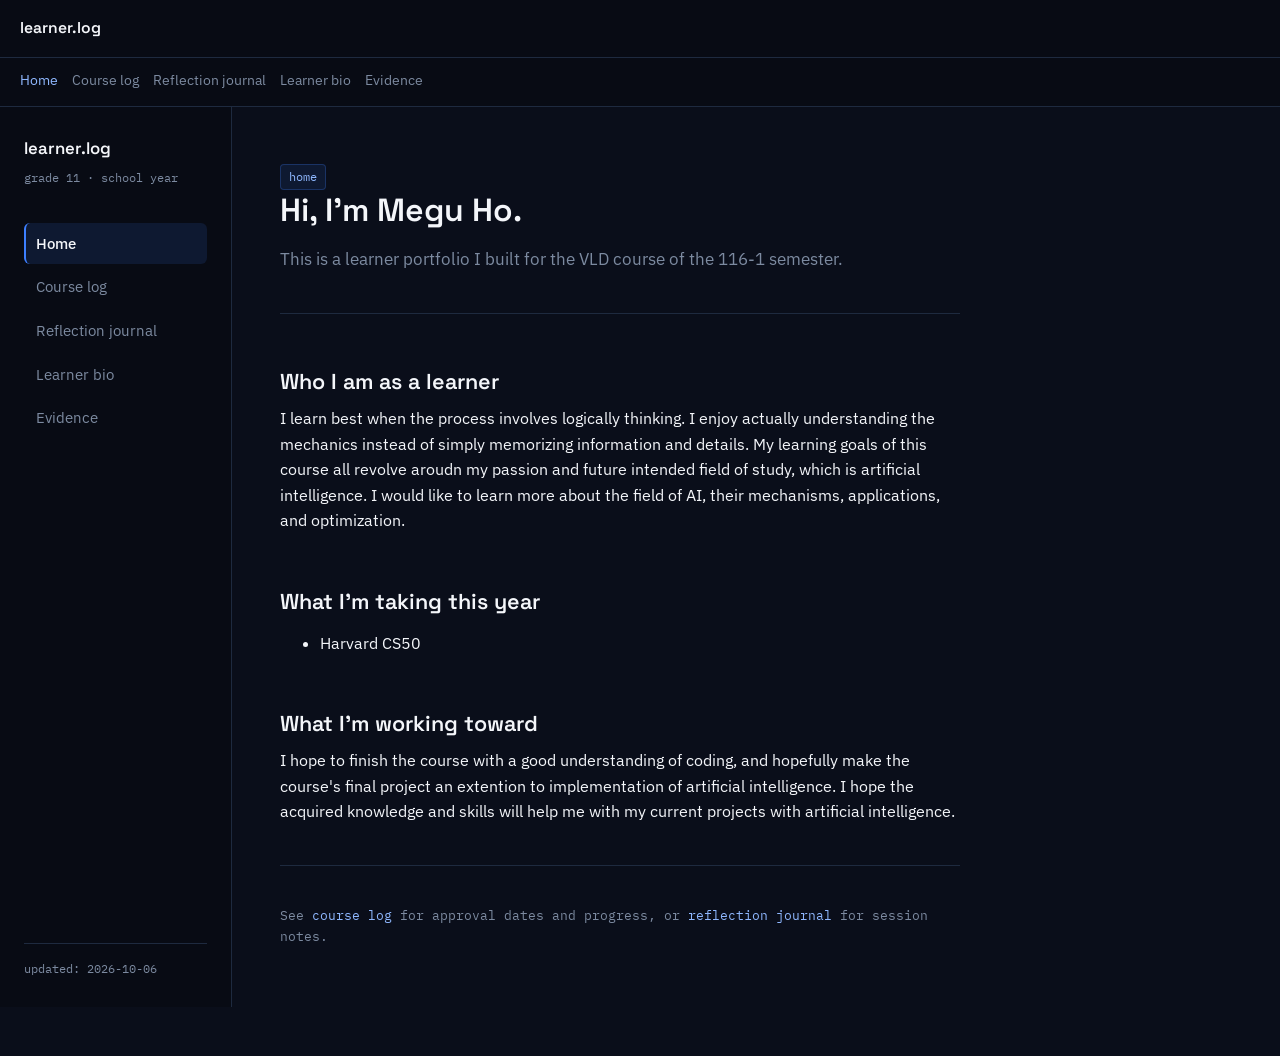
<file: index.html>
<!DOCTYPE html>
<html lang="en">
<head>
<meta charset="UTF-8">
<meta name="viewport" content="width=device-width, initial-scale=1.0">
<title>Home — Learner Portfolio</title>
<link rel="stylesheet" href="styles.css">
</head>
<body>

<div class="mobile-topbar">
  <span class="brand">learner.log</span>
</div>
<div class="mobile-nav">
  <a href="index.html" class="active">Home</a>
  <a href="course-log.html">Course log</a>
  <a href="reflection-journal.html">Reflection journal</a>
  <a href="learner-bio.html">Learner bio</a>
  <a href="evidence.html">Evidence</a>
</div>

<div class="shell">
  <aside class="sidebar">
    <div>
      <a href="index.html" class="brand">learner.log</a>
      <div class="brand-sub">grade 11 · school year</div>
      <nav class="nav">
        <a href="index.html" class="active">Home</a>
        <a href="course-log.html">Course log</a>
        <a href="reflection-journal.html">Reflection journal</a>
        <a href="learner-bio.html">Learner bio</a>
        <a href="evidence.html">Evidence</a>
      </nav>
    </div>
    <div class="sidebar-footer">updated: <!-- EDIT: today's date --> 2026-10-06</div>
  </aside>

  <main class="main">
    <div class="content">
      <span class="tag">home</span>
      <h1>Hi, I'm Megu Ho.</h1>
      <p class="lede">This is a learner portfolio I built for the VLD course of the 116-1 semester.</p>

      <hr class="rule">

      <h2>Who I am as a learner</h2>
      <!-- EDIT: replace this paragraph with 3–5 honest sentences about how you learn best,
           what you find hard, and what you're curious about. Keep it real, not a resume. -->
      <p>
        I learn best when the process involves logically thinking. I enjoy actually understanding the 
        mechanics instead of simply memorizing information and details. My learning goals of this course 
        all revolve aroudn my passion and future intended field of study, which is artificial intelligence.
        I would like to learn more about the field of AI, their mechanisms, applications, and optimization.
      </p>

      <h2>What I'm taking this year</h2>
      <!-- EDIT: list your actual courses. Keep to 4–7 items. -->
      <ul>
        <li>Harvard CS50</li>
      </ul>

      <h2>What I'm working toward</h2>
      <!-- EDIT: 2–3 concrete goals for the year, tied to your courses or interests. -->
      <p>
          I hope to finish the course with a good understanding of coding, and hopefully make the course's 
          final project an extention to implementation of artificial intelligence. I hope the acquired 
          knowledge and skills will help me with my current projects with artificial intelligence.
      </p>

      <hr class="rule">
      <p class="mono" style="color: var(--muted); font-size: 0.8rem;">
        See <a href="course-log.html">course log</a> for approval dates and progress,
        or <a href="reflection-journal.html">reflection journal</a> for session notes.
      </p>
    </div>
  </main>
</div>

</body>
</html>
</file>
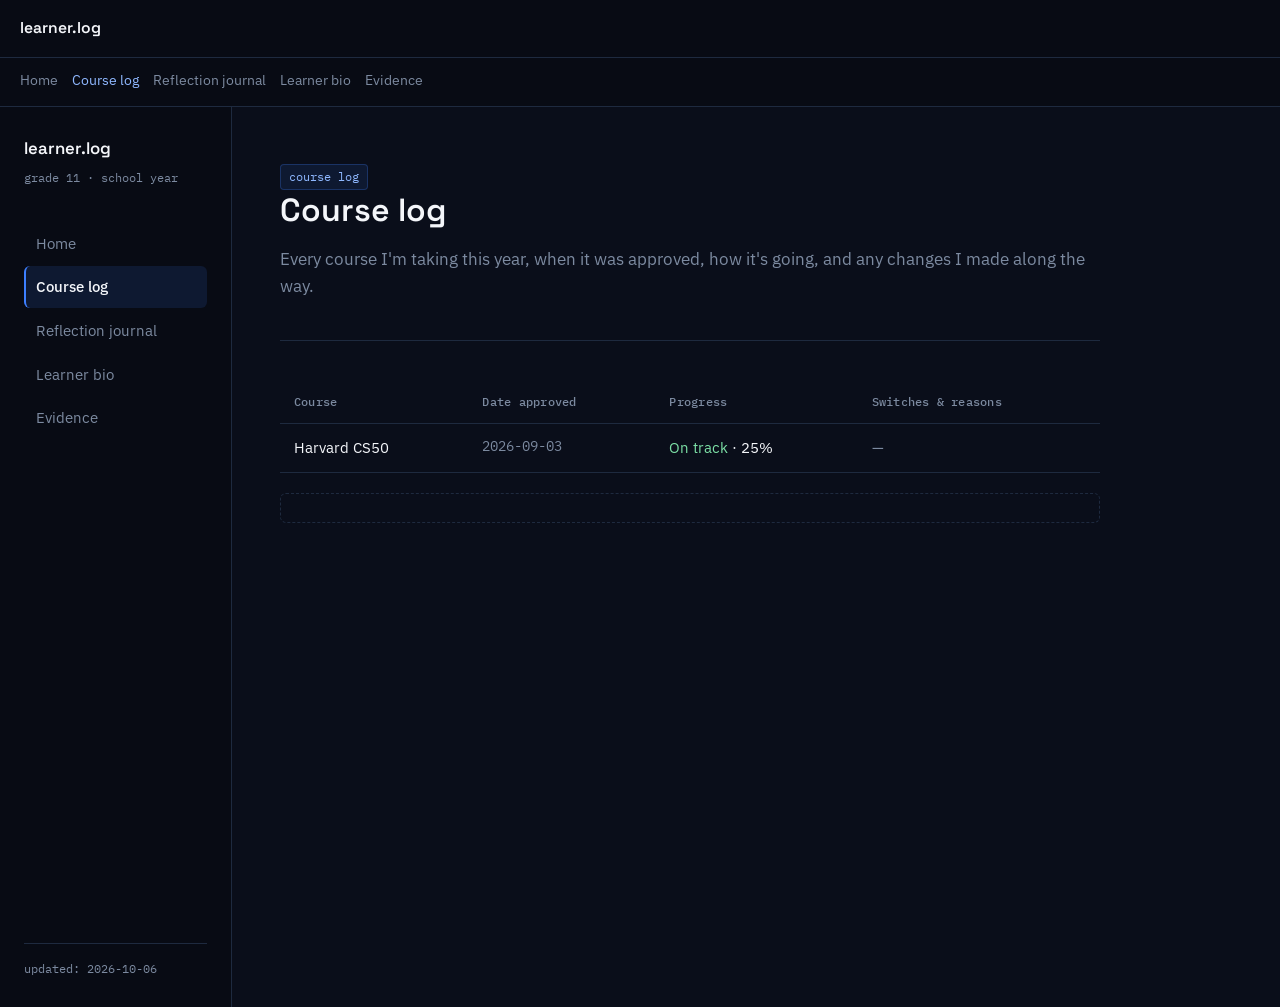
<file: course-log.html>
<!DOCTYPE html>
<html lang="en">
<head>
<meta charset="UTF-8">
<meta name="viewport" content="width=device-width, initial-scale=1.0">
<title>Course log — Learner Portfolio</title>
<link rel="stylesheet" href="styles.css">
</head>
<body>

<div class="mobile-topbar">
  <span class="brand">learner.log</span>
</div>
<div class="mobile-nav">
  <a href="index.html">Home</a>
  <a href="course-log.html" class="active">Course log</a>
  <a href="reflection-journal.html">Reflection journal</a>
  <a href="learner-bio.html">Learner bio</a>
  <a href="evidence.html">Evidence</a>
</div>

<div class="shell">
  <aside class="sidebar">
    <div>
      <a href="index.html" class="brand">learner.log</a>
      <div class="brand-sub">grade 11 · school year</div>
      <nav class="nav">
        <a href="index.html">Home</a>
        <a href="course-log.html" class="active">Course log</a>
        <a href="reflection-journal.html">Reflection journal</a>
        <a href="learner-bio.html">Learner bio</a>
        <a href="evidence.html">Evidence</a>
      </nav>
    </div>
    <div class="sidebar-footer">updated: 2026-10-06</div>
  </aside>

  <main class="main">
    <div class="content" style="max-width: 820px;">
      <span class="tag">course log</span>
      <h1>Course log</h1>
      <p class="lede">Every course I'm taking this year, when it was approved, how it's going, and any changes I made along the way.</p>

      <hr class="rule">

      <table>
        <thead>
          <tr>
            <th>Course</th>
            <th>Date approved</th>
            <th>Progress</th>
            <th>Switches &amp; reasons</th>
          </tr>
        </thead>
        <tbody>
          <!-- EDIT: replace each row with your real courses. Duplicate a <tr> block for more rows. -->
          <tr>
            <td>Harvard CS50</td>
            <td class="dim mono">2026-09-03</td>
            <td><span class="status-ontrack">On track</span> · 25%</td>
            <td class="dim">—</td>
          </tr>
          <!--<tr>
            <td>[Course name]</td>
            <td class="dim mono">2026-09-03</td>
            <td><span class="status-ontrack">On track</span> · 40%</td>
            <td class="dim">—</td>
          </tr>
          <tr>
            <td>[Course name — e.g. Visual Arts 10]</td>
            <td class="dim mono">2026-09-03</td>
            <td><span class="status-switched">Switched</span> · —</td>
            <td>
              Switched to [new course] on [date].<br>
              <span style="color: var(--muted); font-size: 0.85rem;">Reason: [e.g. schedule conflict with another required course].</span>
            </td>
          </tr>
          <tr>
            <td>[Course name]</td>
            <td class="dim mono">2026-09-10</td>
            <td><span class="status-paused">Paused</span> · 10%</td>
            <td class="dim">
              <span style="color: var(--muted); font-size: 0.85rem;">Reason: [e.g. waiting on materials / prerequisite catching up].</span>
            </td>
          </tr>
          -->
        </tbody>
      </table>

      <div class="placeholder-note" style="margin-top: 20px;">
      </div>
    </div>
  </main>
</div>

</body>
</html>
</file>
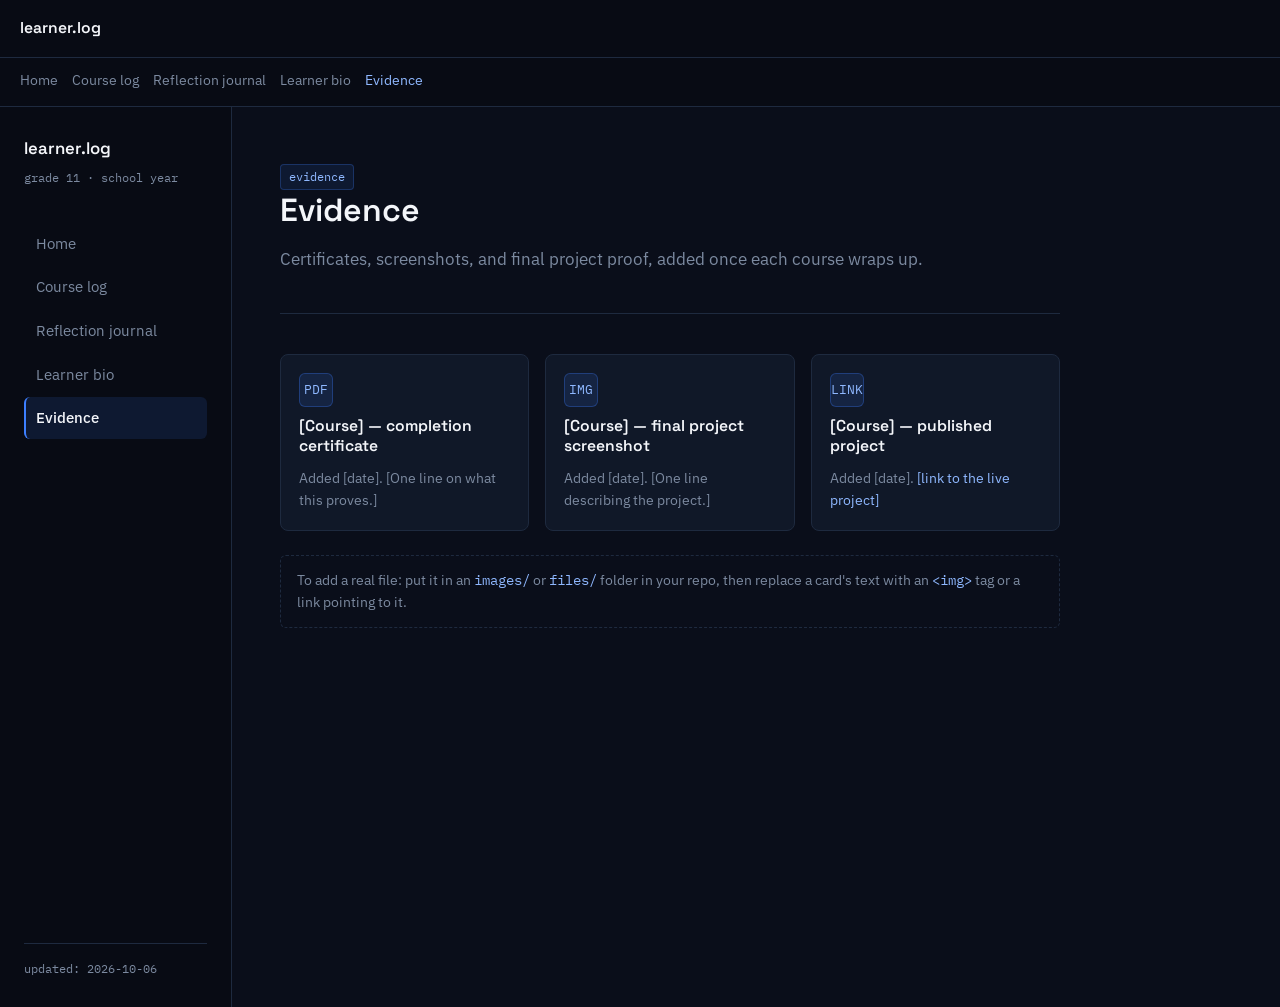
<file: evidence.html>
<!DOCTYPE html>
<html lang="en">
<head>
<meta charset="UTF-8">
<meta name="viewport" content="width=device-width, initial-scale=1.0">
<title>Evidence — Learner Portfolio</title>
<link rel="stylesheet" href="styles.css">
</head>
<body>

<div class="mobile-topbar">
  <span class="brand">learner.log</span>
</div>
<div class="mobile-nav">
  <a href="index.html">Home</a>
  <a href="course-log.html">Course log</a>
  <a href="reflection-journal.html">Reflection journal</a>
  <a href="learner-bio.html">Learner bio</a>
  <a href="evidence.html" class="active">Evidence</a>
</div>

<div class="shell">
  <aside class="sidebar">
    <div>
      <a href="index.html" class="brand">learner.log</a>
      <div class="brand-sub">grade 11 · school year</div>
      <nav class="nav">
        <a href="index.html">Home</a>
        <a href="course-log.html">Course log</a>
        <a href="reflection-journal.html">Reflection journal</a>
        <a href="learner-bio.html">Learner bio</a>
        <a href="evidence.html" class="active">Evidence</a>
      </nav>
    </div>
    <div class="sidebar-footer">updated: 2026-10-06</div>
  </aside>

  <main class="main">
    <div class="content" style="max-width: 780px;">
      <span class="tag">evidence</span>
      <h1>Evidence</h1>
      <p class="lede">Certificates, screenshots, and final project proof, added once each course wraps up.</p>

      <hr class="rule">

      <div class="evidence-grid">
        <!-- EDIT: duplicate an .evidence-card block per item. Replace the <img> src with your
             actual file once it's in the images/ folder (e.g. images/certificate-english10.png).
             Keep the icon label as PDF / IMG / LINK depending on the file type. -->

        <div class="evidence-card">
          <div class="evidence-icon">PDF</div>
          <h3>[Course] — completion certificate</h3>
          <p>Added [date]. [One line on what this proves.]</p>
        </div>

        <div class="evidence-card">
          <div class="evidence-icon">IMG</div>
          <h3>[Course] — final project screenshot</h3>
          <p>Added [date]. [One line describing the project.]</p>
        </div>

        <div class="evidence-card">
          <div class="evidence-icon">LINK</div>
          <h3>[Course] — published project</h3>
          <p>Added [date]. <a href="#">[link to the live project]</a></p>
        </div>

      </div>

      <div class="placeholder-note" style="margin-top: 24px;">
        To add a real file: put it in an <span class="mono">images/</span> or <span class="mono">files/</span> folder
        in your repo, then replace a card's text with an <span class="mono">&lt;img&gt;</span> tag or a link pointing to it.
      </div>
    </div>
  </main>
</div>

</body>
</html>
</file>
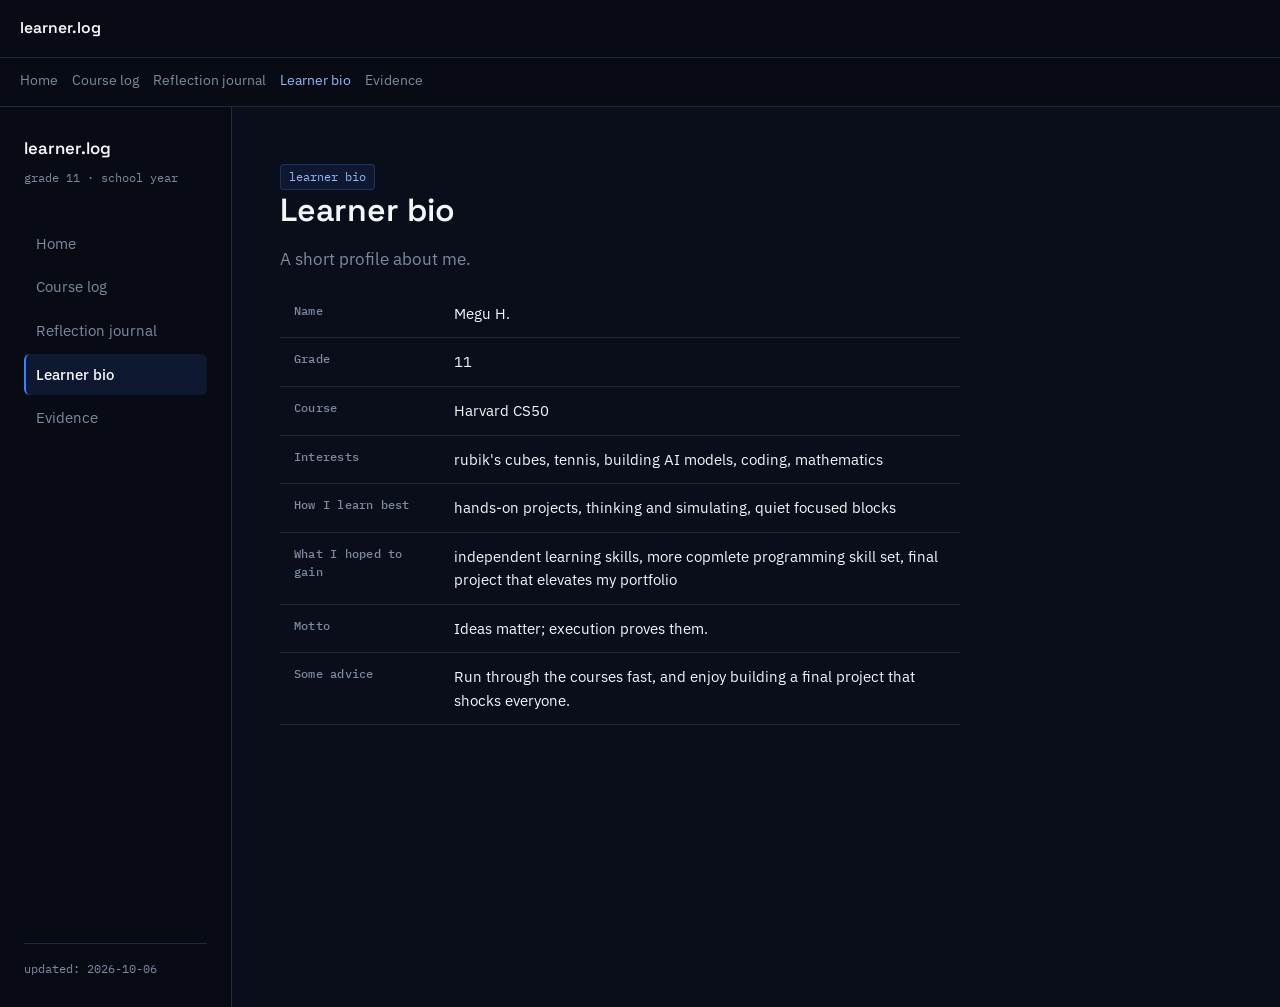
<file: learner-bio.html>
<!DOCTYPE html>
<html lang="en">
<head>
<meta charset="UTF-8">
<meta name="viewport" content="width=device-width, initial-scale=1.0">
<title>Learner bio — Learner Portfolio</title>
<link rel="stylesheet" href="styles.css">
</head>
<body>

<div class="mobile-topbar">
  <span class="brand">learner.log</span>
</div>
<div class="mobile-nav">
  <a href="index.html">Home</a>
  <a href="course-log.html">Course log</a>
  <a href="reflection-journal.html">Reflection journal</a>
  <a href="learner-bio.html" class="active">Learner bio</a>
  <a href="evidence.html">Evidence</a>
</div>

<div class="shell">
  <aside class="sidebar">
    <div>
      <a href="index.html" class="brand">learner.log</a>
      <div class="brand-sub">grade 11 · school year</div>
      <nav class="nav">
        <a href="index.html">Home</a>
        <a href="course-log.html">Course log</a>
        <a href="reflection-journal.html">Reflection journal</a>
        <a href="learner-bio.html" class="active">Learner bio</a>
        <a href="evidence.html">Evidence</a>
      </nav>
    </div>
    <div class="sidebar-footer">updated: 2026-10-06</div>
  </aside>

  <main class="main">
    <div class="content">
      <span class="tag">learner bio</span>
      <h1>Learner bio</h1>
      <p class="lede">A short profile about me.</p>
      <table>
        <tbody>
          <tr>
            <th style="width: 160px;">Name</th>
            <td>Megu H.</td>
          </tr>
          <tr>
            <th>Grade</th>
            <td>11</td>
          </tr>
           <tr>
            <th>Course</th>
            <td>Harvard CS50</td>
          </tr>
          <tr>
            <th>Interests</th>
            <td>rubik's cubes, tennis, building AI models, coding, mathematics</td>
          </tr>
          <tr>
            <th>How I learn best</th>
            <td>hands-on projects, thinking and simulating, quiet focused blocks</td>
          </tr>
          <tr>
            <th>What I hoped to gain</th>
            <td>independent learning skills, more copmlete programming skill set, final project that elevates my portfolio</td>
          </tr>
          <tr>
            <th>Motto</th>
            <td>Ideas matter; execution proves them.</td>
          </tr>
          <tr>
            <th>Some advice</th>
            <td>Run through the courses fast, and enjoy building a final project that shocks everyone.</td>
          </tr>
        </tbody>
      </table>

    </div>
  </main>
</div>

</body>
</html>
</file>
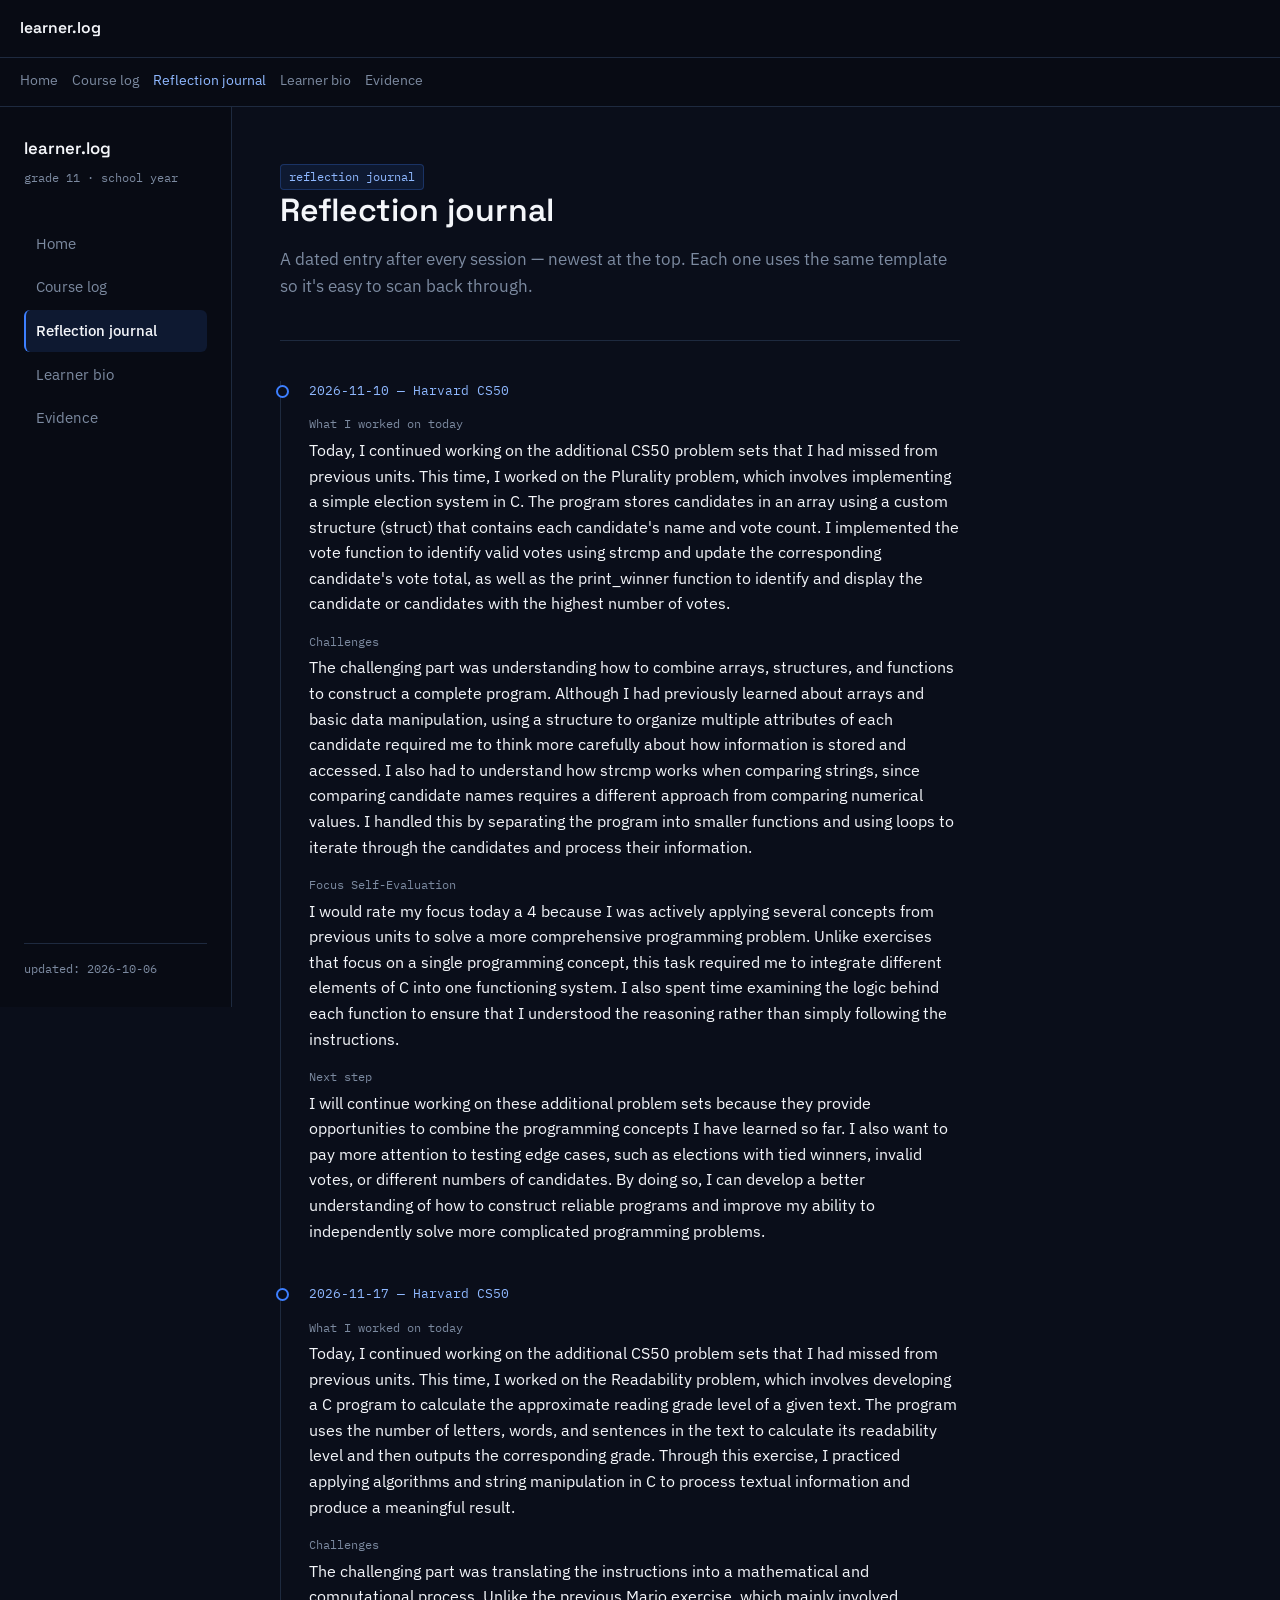
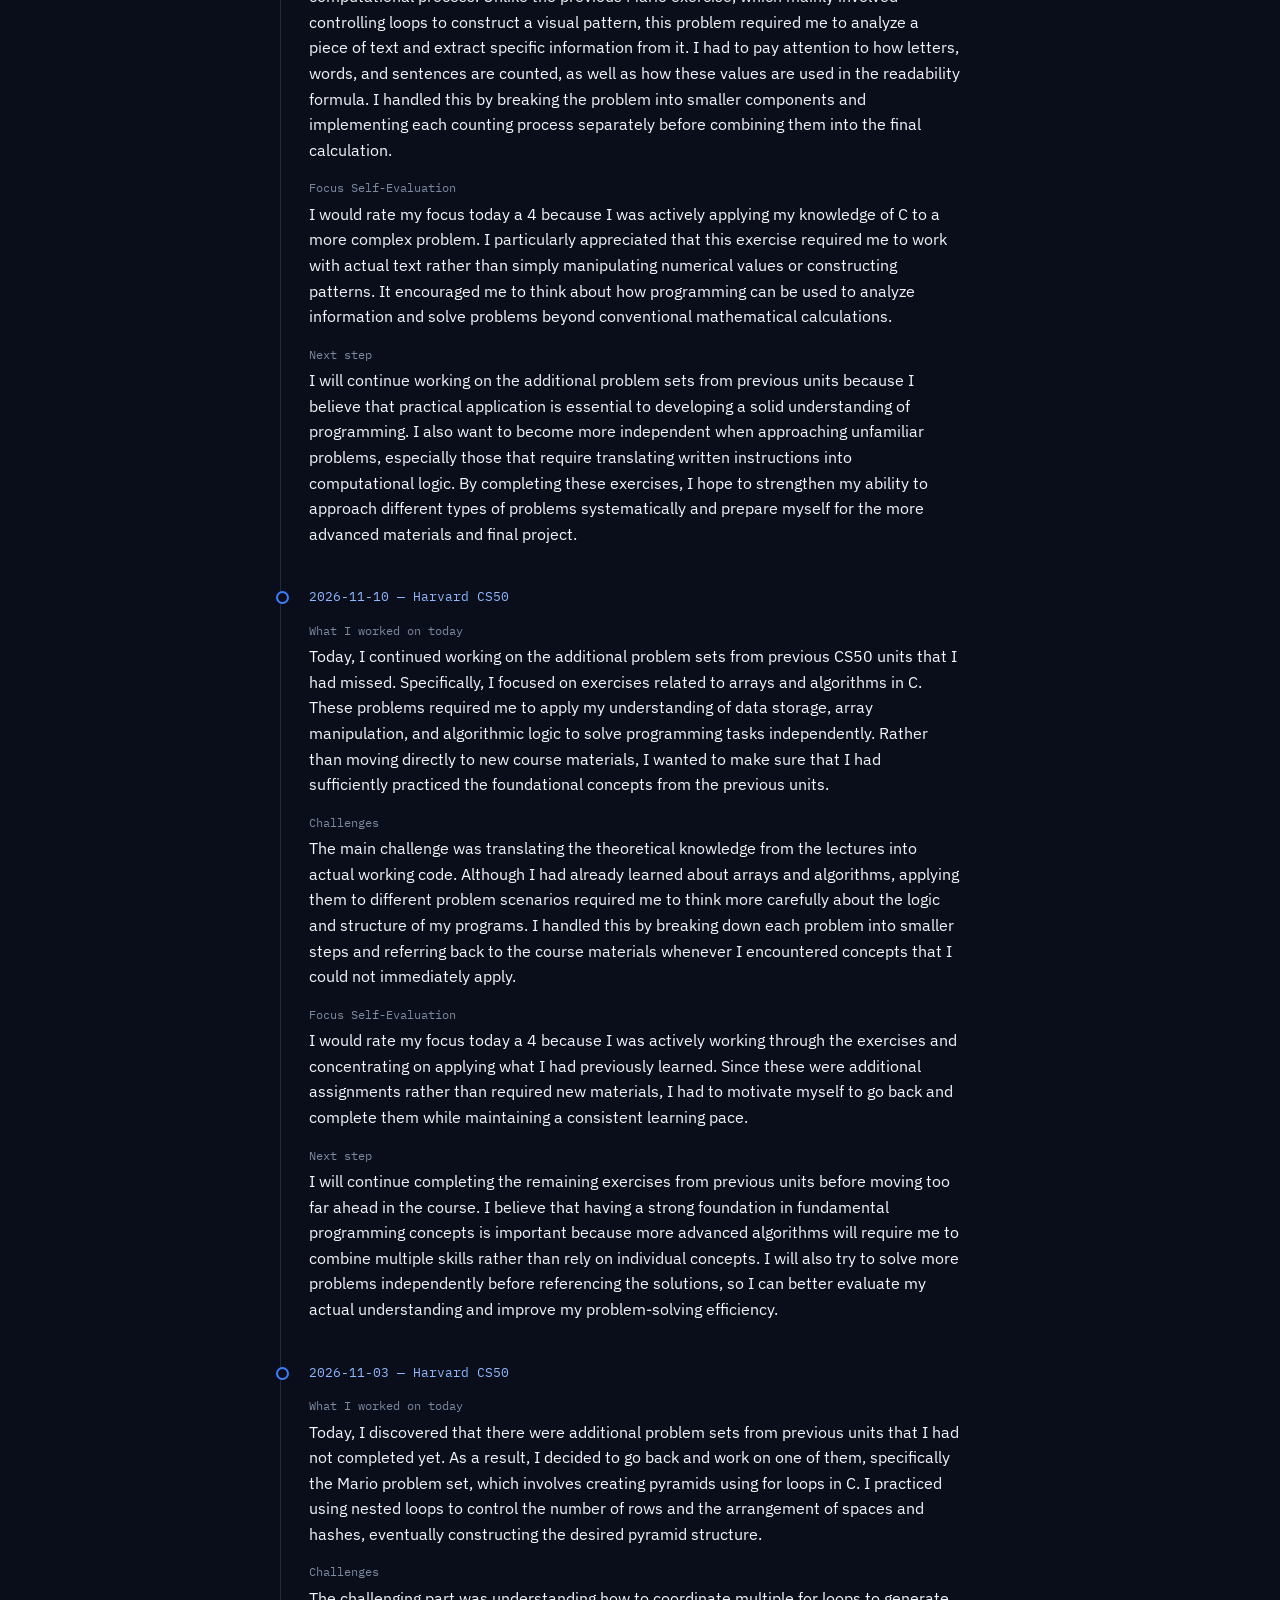
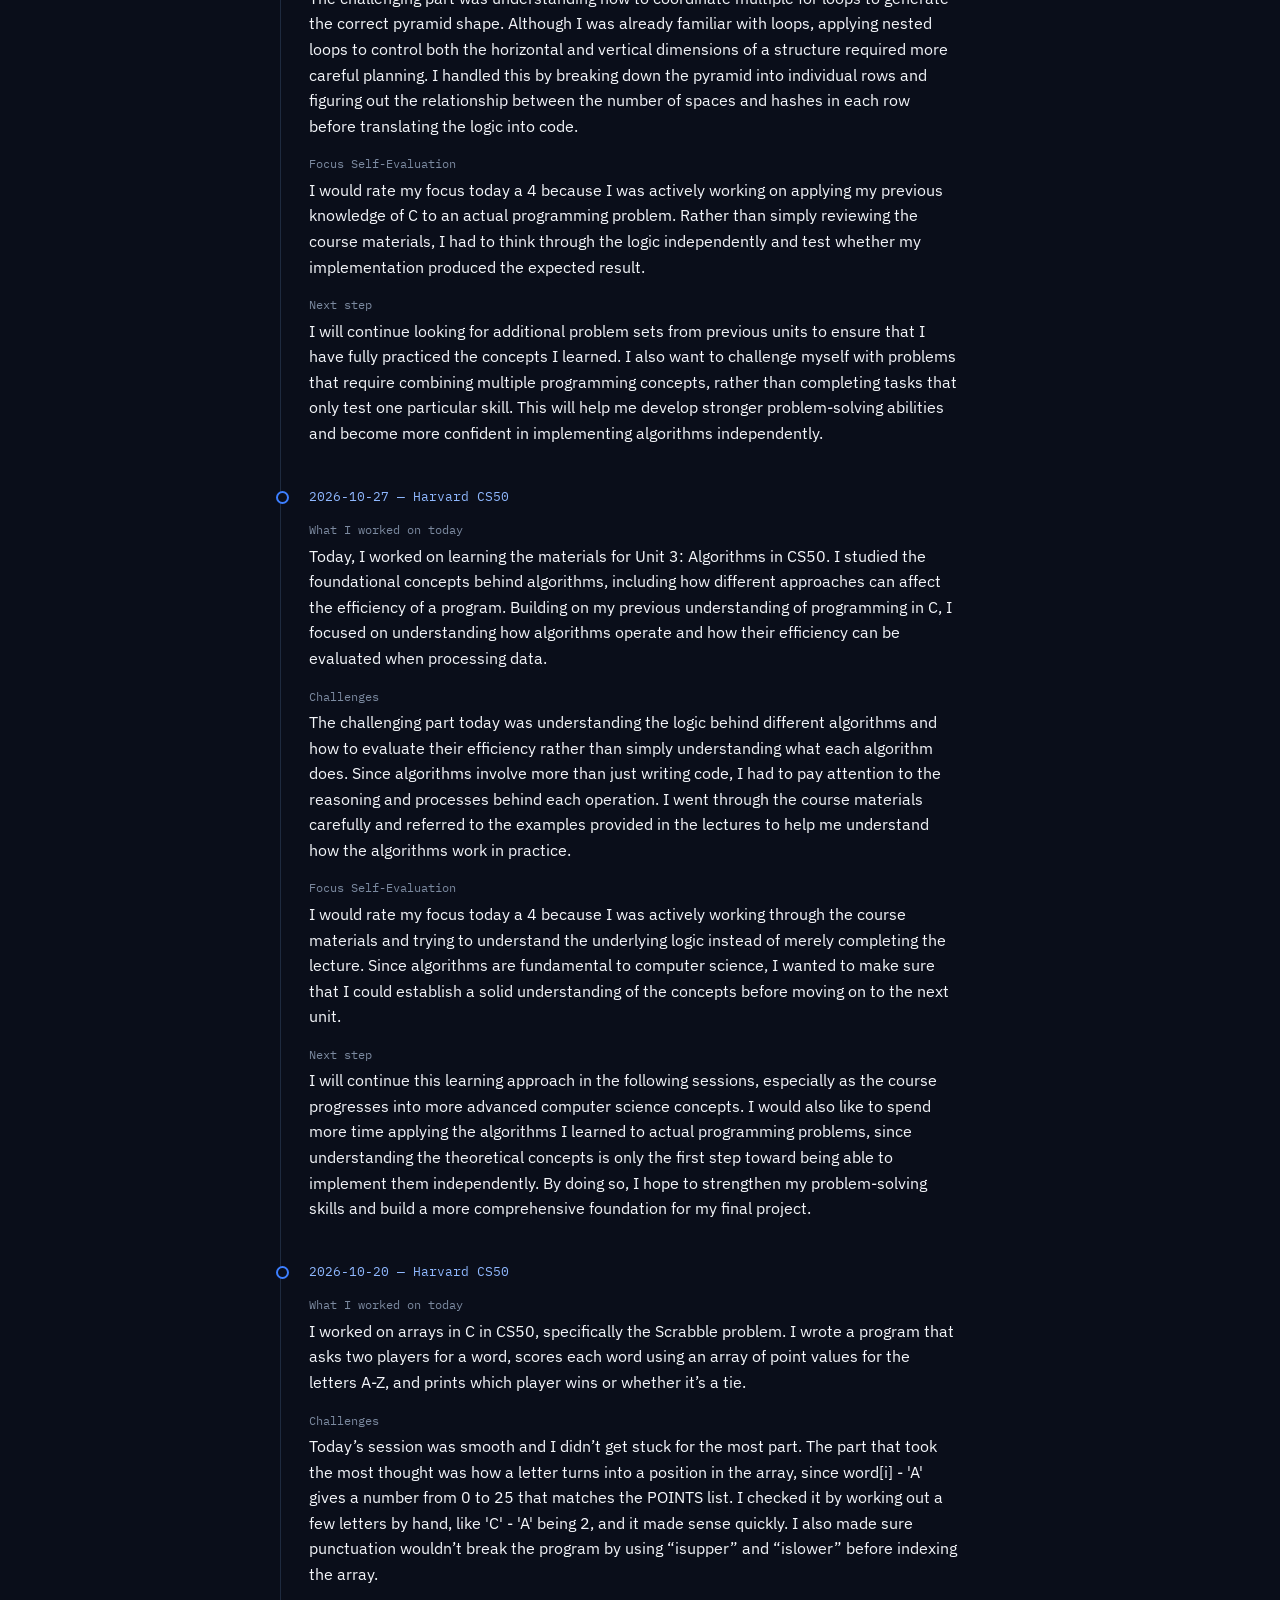
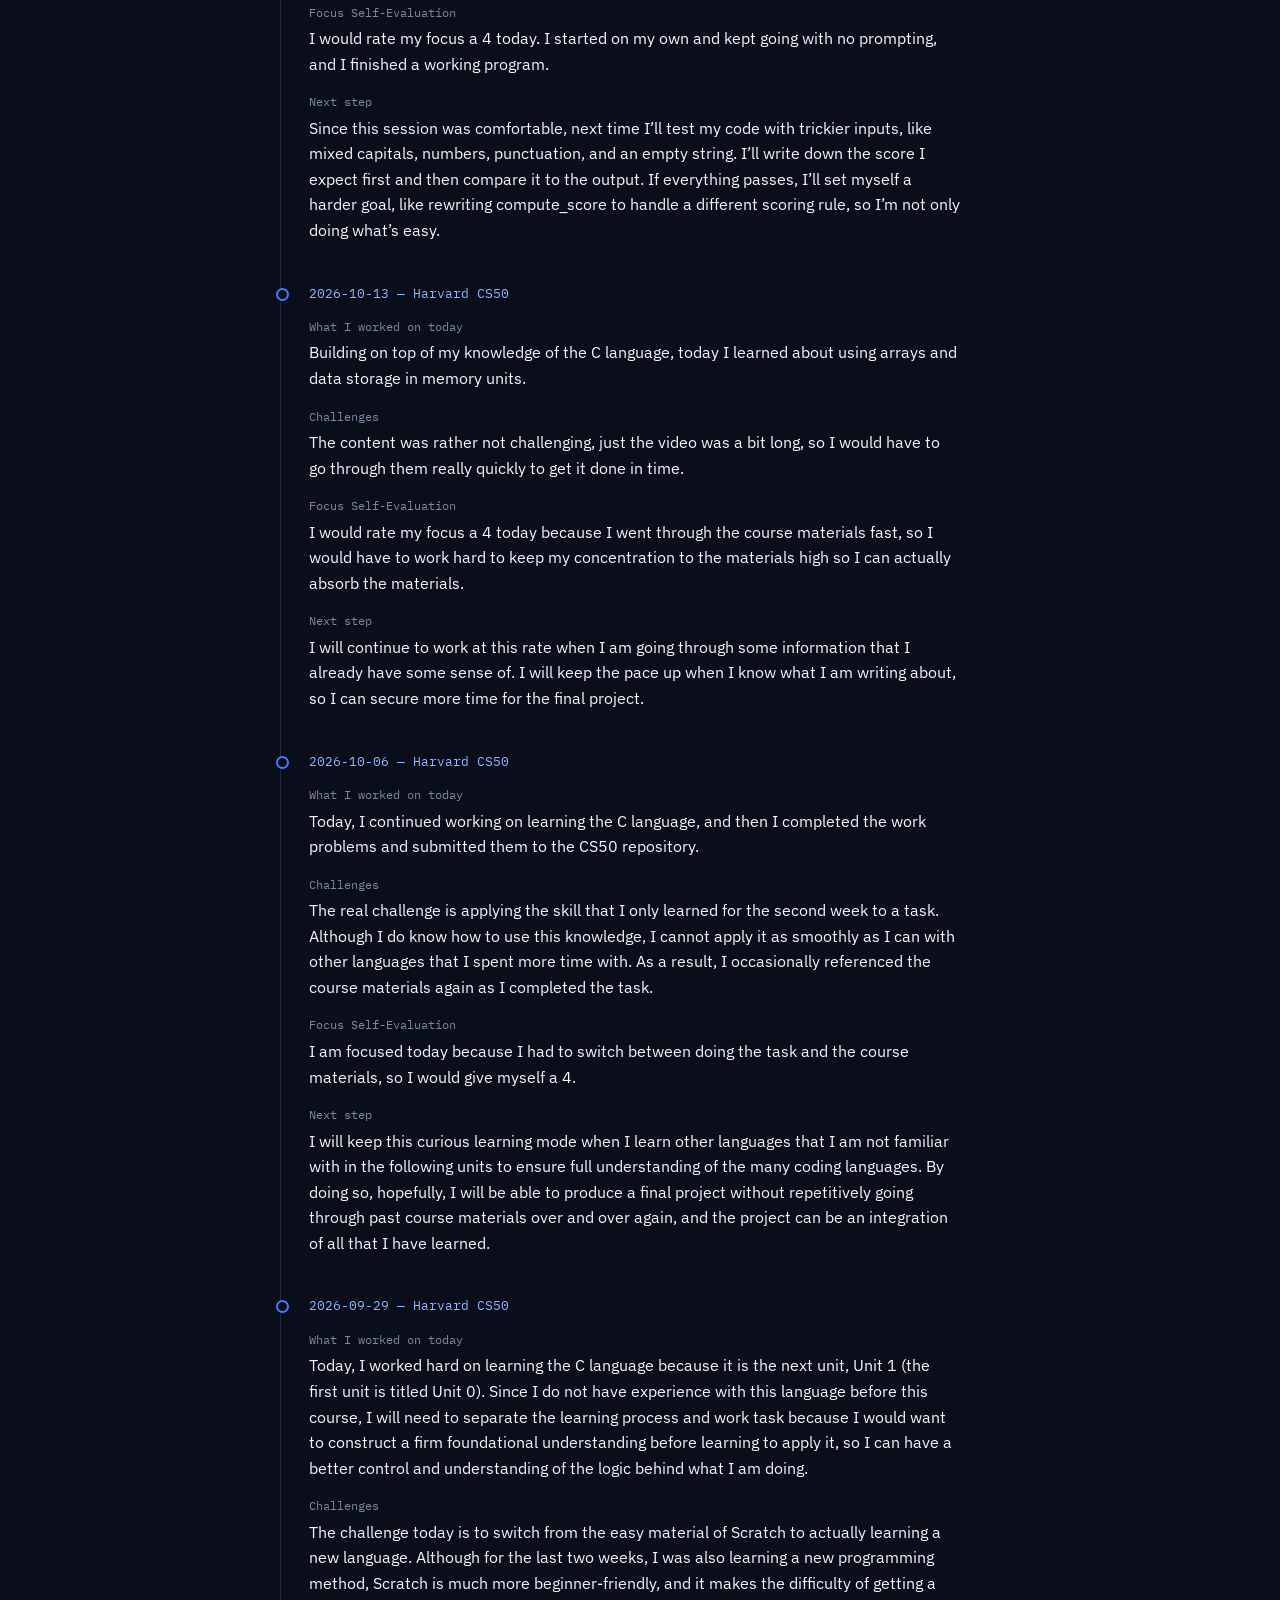
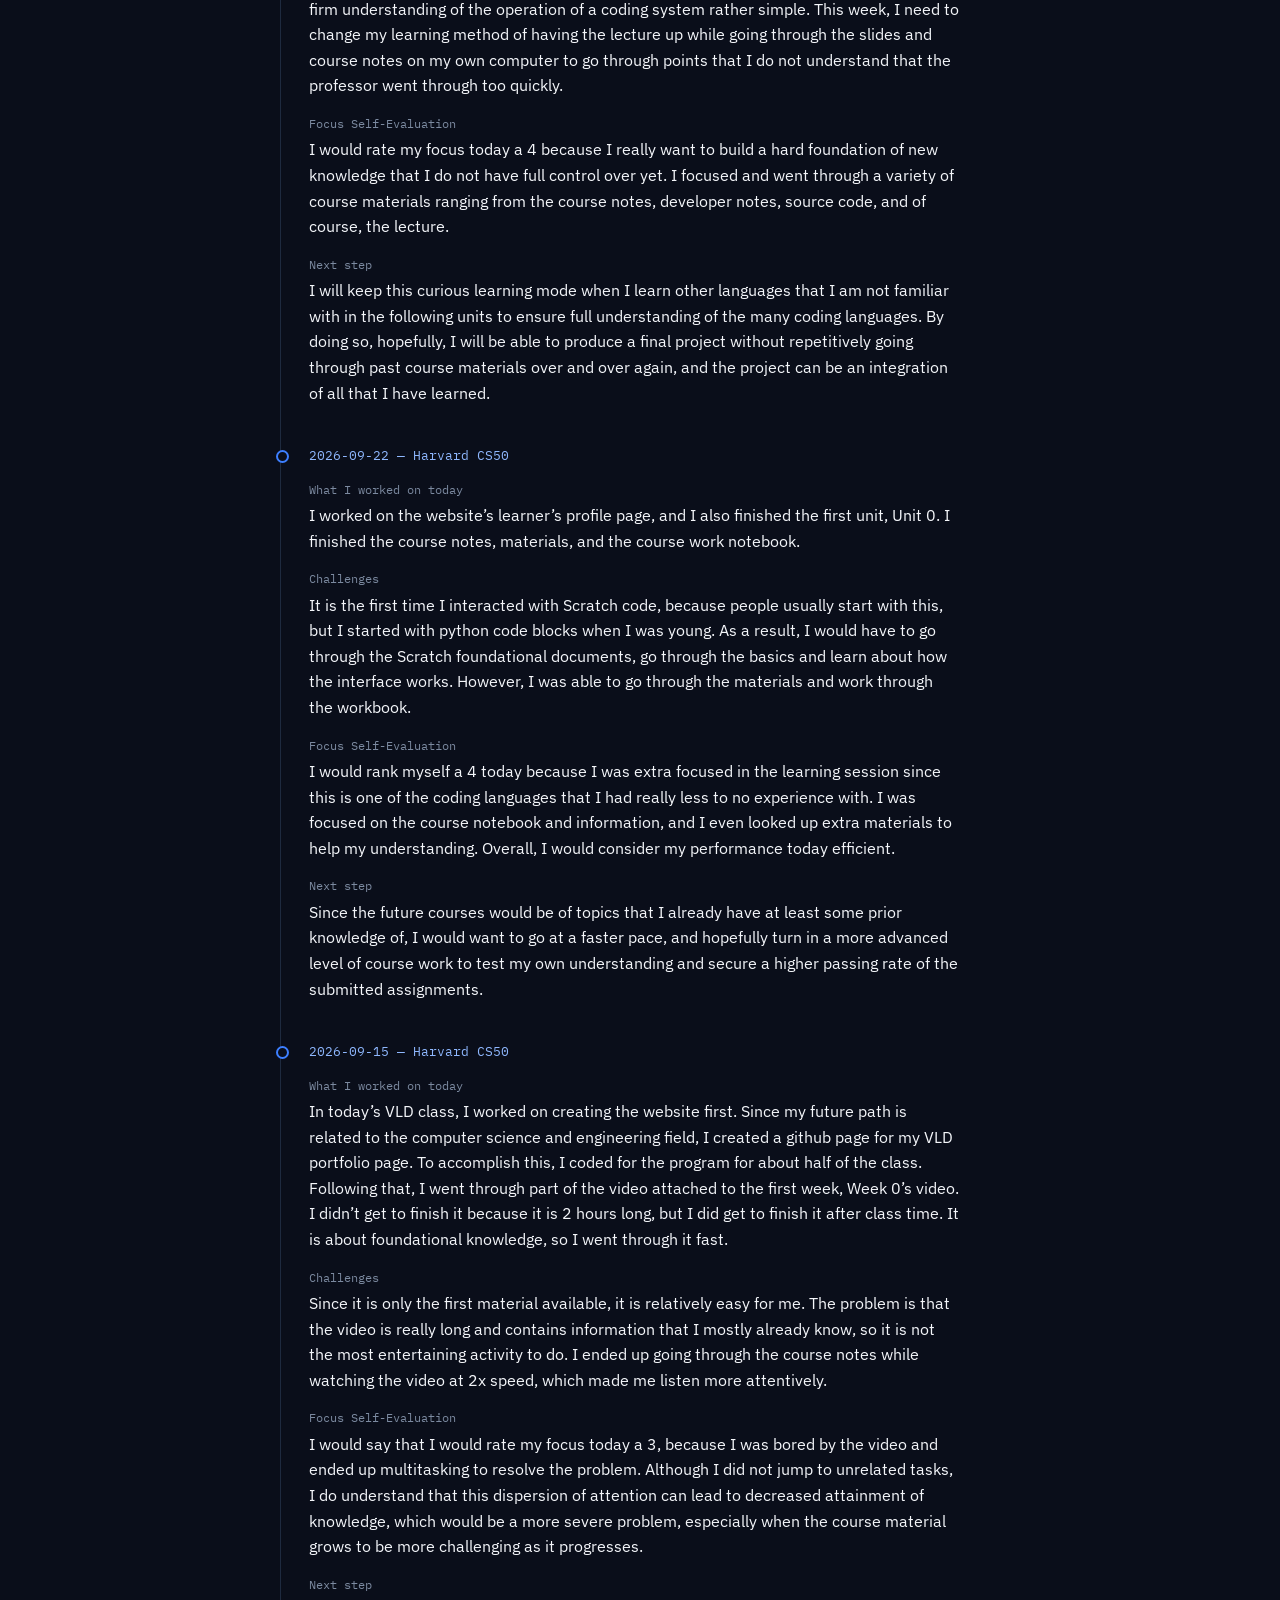
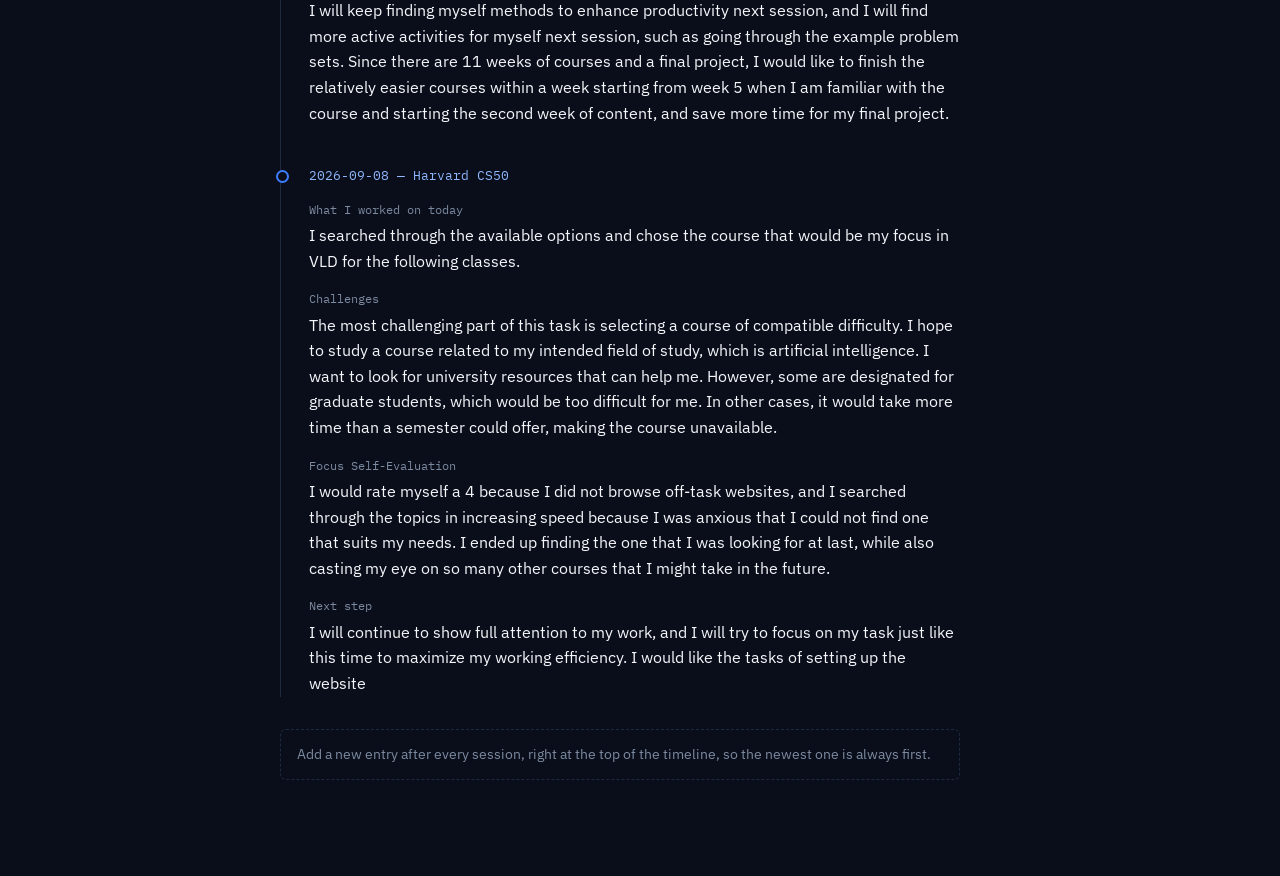
<file: reflection-journal.html>
<!DOCTYPE html>
<html lang="en">
<head>
<meta charset="UTF-8">
<meta name="viewport" content="width=device-width, initial-scale=1.0">
<title>Reflection journal — Learner Portfolio</title>
<link rel="stylesheet" href="styles.css">
</head>
<body>

<div class="mobile-topbar">
  <span class="brand">learner.log</span>
</div>
<div class="mobile-nav">
  <a href="index.html">Home</a>
  <a href="course-log.html">Course log</a>
  <a href="reflection-journal.html" class="active">Reflection journal</a>
  <a href="learner-bio.html">Learner bio</a>
  <a href="evidence.html">Evidence</a>
</div>

<div class="shell">
  <aside class="sidebar">
    <div>
      <a href="index.html" class="brand">learner.log</a>
      <div class="brand-sub">grade 11 · school year</div>
      <nav class="nav">
        <a href="index.html">Home</a>
        <a href="course-log.html">Course log</a>
        <a href="reflection-journal.html" class="active">Reflection journal</a>
        <a href="learner-bio.html">Learner bio</a>
        <a href="evidence.html">Evidence</a>
      </nav>
    </div>
    <div class="sidebar-footer">updated: 2026-10-06</div>
  </aside>

  <main class="main">
    <div class="content">
      <span class="tag">reflection journal</span>
      <h1>Reflection journal</h1>
      <p class="lede">A dated entry after every session — newest at the top. Each one uses the same template so it's easy to scan back through.</p>

      <hr class="rule">

      <div class="timeline">
 <!--       
        <div class="timeline-item">
          <span class="entry-date">2026-11-10 — Harvard CS50</span>
          <p class="field-label">What I worked on today</p>
          <p></p>
          <p class="field-label">Challenges</p>
          <p></p>
          <p class="field-label">Focus Self-Evaluation</p>
          <p></p>
          <p class="field-label">Next step</p>
          <p></p>
        </div>
-->        
        <div class="timeline-item">
          <span class="entry-date">2026-11-10 — Harvard CS50</span>
          <p class="field-label">What I worked on today</p>
          <p>Today, I continued working on the additional CS50 problem sets that I had missed from previous units. This time, I worked on the Plurality problem, which involves implementing a simple election system in C. The program stores candidates in an array using a custom structure (struct) that contains each candidate's name and vote count. I implemented the vote function to identify valid votes using strcmp and update the corresponding candidate's vote total, as well as the print_winner function to identify and display the candidate or candidates with the highest number of votes.
</p>
          <p class="field-label">Challenges</p>
          <p>The challenging part was understanding how to combine arrays, structures, and functions to construct a complete program. Although I had previously learned about arrays and basic data manipulation, using a structure to organize multiple attributes of each candidate required me to think more carefully about how information is stored and accessed. I also had to understand how strcmp works when comparing strings, since comparing candidate names requires a different approach from comparing numerical values. I handled this by separating the program into smaller functions and using loops to iterate through the candidates and process their information.
</p>
          <p class="field-label">Focus Self-Evaluation</p>
          <p>I would rate my focus today a 4 because I was actively applying several concepts from previous units to solve a more comprehensive programming problem. Unlike exercises that focus on a single programming concept, this task required me to integrate different elements of C into one functioning system. I also spent time examining the logic behind each function to ensure that I understood the reasoning rather than simply following the instructions.
</p>
          <p class="field-label">Next step</p>
          <p>I will continue working on these additional problem sets because they provide opportunities to combine the programming concepts I have learned so far. I also want to pay more attention to testing edge cases, such as elections with tied winners, invalid votes, or different numbers of candidates. By doing so, I can develop a better understanding of how to construct reliable programs and improve my ability to independently solve more complicated programming problems.
</p>
        </div>
        
        <div class="timeline-item">
          <span class="entry-date">2026-11-17 — Harvard CS50</span>
          <p class="field-label">What I worked on today</p>
          <p>Today, I continued working on the additional CS50 problem sets that I had missed from previous units. This time, I worked on the Readability problem, which involves developing a C program to calculate the approximate reading grade level of a given text. The program uses the number of letters, words, and sentences in the text to calculate its readability level and then outputs the corresponding grade. Through this exercise, I practiced applying algorithms and string manipulation in C to process textual information and produce a meaningful result.
</p>
          <p class="field-label">Challenges</p>
          <p>The challenging part was translating the instructions into a mathematical and computational process. Unlike the previous Mario exercise, which mainly involved controlling loops to construct a visual pattern, this problem required me to analyze a piece of text and extract specific information from it. I had to pay attention to how letters, words, and sentences are counted, as well as how these values are used in the readability formula. I handled this by breaking the problem into smaller components and implementing each counting process separately before combining them into the final calculation.
</p>
          <p class="field-label">Focus Self-Evaluation</p>
          <p>I would rate my focus today a 4 because I was actively applying my knowledge of C to a more complex problem. I particularly appreciated that this exercise required me to work with actual text rather than simply manipulating numerical values or constructing patterns. It encouraged me to think about how programming can be used to analyze information and solve problems beyond conventional mathematical calculations.
</p>
          <p class="field-label">Next step</p>
          <p>I will continue working on the additional problem sets from previous units because I believe that practical application is essential to developing a solid understanding of programming. I also want to become more independent when approaching unfamiliar problems, especially those that require translating written instructions into computational logic. By completing these exercises, I hope to strengthen my ability to approach different types of problems systematically and prepare myself for the more advanced materials and final project.
</p>
        </div>
        
        <div class="timeline-item">
          <span class="entry-date">2026-11-10 — Harvard CS50</span>
          <p class="field-label">What I worked on today</p>
          <p>Today, I continued working on the additional problem sets from previous CS50 units that I had missed. Specifically, I focused on exercises related to arrays and algorithms in C. These problems required me to apply my understanding of data storage, array manipulation, and algorithmic logic to solve programming tasks independently. Rather than moving directly to new course materials, I wanted to make sure that I had sufficiently practiced the foundational concepts from the previous units.
</p>
          <p class="field-label">Challenges</p>
          <p>The main challenge was translating the theoretical knowledge from the lectures into actual working code. Although I had already learned about arrays and algorithms, applying them to different problem scenarios required me to think more carefully about the logic and structure of my programs. I handled this by breaking down each problem into smaller steps and referring back to the course materials whenever I encountered concepts that I could not immediately apply.
</p>
          <p class="field-label">Focus Self-Evaluation</p>
          <p>I would rate my focus today a 4 because I was actively working through the exercises and concentrating on applying what I had previously learned. Since these were additional assignments rather than required new materials, I had to motivate myself to go back and complete them while maintaining a consistent learning pace.
</p>
          <p class="field-label">Next step</p>
          <p>I will continue completing the remaining exercises from previous units before moving too far ahead in the course. I believe that having a strong foundation in fundamental programming concepts is important because more advanced algorithms will require me to combine multiple skills rather than rely on individual concepts. I will also try to solve more problems independently before referencing the solutions, so I can better evaluate my actual understanding and improve my problem-solving efficiency.
</p>
        </div>
        
        <div class="timeline-item">
          <span class="entry-date">2026-11-03 — Harvard CS50</span>
          <p class="field-label">What I worked on today</p>
          <p>Today, I discovered that there were additional problem sets from previous units that I had not completed yet. As a result, I decided to go back and work on one of them, specifically the Mario problem set, which involves creating pyramids using for loops in C. I practiced using nested loops to control the number of rows and the arrangement of spaces and hashes, eventually constructing the desired pyramid structure.
</p>
          <p class="field-label">Challenges</p>
          <p>The challenging part was understanding how to coordinate multiple for loops to generate the correct pyramid shape. Although I was already familiar with loops, applying nested loops to control both the horizontal and vertical dimensions of a structure required more careful planning. I handled this by breaking down the pyramid into individual rows and figuring out the relationship between the number of spaces and hashes in each row before translating the logic into code.
</p>
          <p class="field-label">Focus Self-Evaluation</p>
          <p>I would rate my focus today a 4 because I was actively working on applying my previous knowledge of C to an actual programming problem. Rather than simply reviewing the course materials, I had to think through the logic independently and test whether my implementation produced the expected result.
</p>
          <p class="field-label">Next step</p>
          <p>I will continue looking for additional problem sets from previous units to ensure that I have fully practiced the concepts I learned. I also want to challenge myself with problems that require combining multiple programming concepts, rather than completing tasks that only test one particular skill. This will help me develop stronger problem-solving abilities and become more confident in implementing algorithms independently.
</p>
        </div>
        
        <div class="timeline-item">
          <span class="entry-date">2026-10-27 — Harvard CS50</span>
          <p class="field-label">What I worked on today</p>
          <p>Today, I worked on learning the materials for Unit 3: Algorithms in CS50. I studied the foundational concepts behind algorithms, including how different approaches can affect the efficiency of a program. Building on my previous understanding of programming in C, I focused on understanding how algorithms operate and how their efficiency can be evaluated when processing data.
</p>
          <p class="field-label">Challenges</p>
          <p>The challenging part today was understanding the logic behind different algorithms and how to evaluate their efficiency rather than simply understanding what each algorithm does. Since algorithms involve more than just writing code, I had to pay attention to the reasoning and processes behind each operation. I went through the course materials carefully and referred to the examples provided in the lectures to help me understand how the algorithms work in practice.
</p>
          <p class="field-label">Focus Self-Evaluation</p>
          <p>I would rate my focus today a 4 because I was actively working through the course materials and trying to understand the underlying logic instead of merely completing the lecture. Since algorithms are fundamental to computer science, I wanted to make sure that I could establish a solid understanding of the concepts before moving on to the next unit.
</p>
          <p class="field-label">Next step</p>
          <p>I will continue this learning approach in the following sessions, especially as the course progresses into more advanced computer science concepts. I would also like to spend more time applying the algorithms I learned to actual programming problems, since understanding the theoretical concepts is only the first step toward being able to implement them independently. By doing so, I hope to strengthen my problem-solving skills and build a more comprehensive foundation for my final project.
</p>
        </div>
        
        <div class="timeline-item">
          <span class="entry-date">2026-10-20 — Harvard CS50</span>
          <p class="field-label">What I worked on today</p>
          <p>I worked on arrays in C in CS50, specifically the Scrabble problem. I wrote a program that asks two players for a word, scores each word using an array of point values for the letters A-Z, and prints which player wins or whether it’s a tie.
</p>
          <p class="field-label">Challenges</p>
          <p>Today’s session was smooth and I didn’t get stuck for the most part. The part that took the most thought was how a letter turns into a position in the array, since word[i] - 'A' gives a number from 0 to 25 that matches the POINTS list. I checked it by working out a few letters by hand, like 'C' - 'A' being 2, and it made sense quickly. I also made sure punctuation wouldn’t break the program by using “isupper” and “islower” before indexing the array.
</p>
          <p class="field-label">Focus Self-Evaluation</p>
          <p>I would rate my focus a 4 today. I started on my own and kept going with no prompting, and I finished a working program.
</p>
          <p class="field-label">Next step</p>
          <p>Since this session was comfortable, next time I’ll test my code with trickier inputs, like mixed capitals, numbers, punctuation, and an empty string. I’ll write down the score I expect first and then compare it to the output. If everything passes, I’ll set myself a harder goal, like rewriting compute_score to handle a different scoring rule, so I’m not only doing what’s easy.
</p>
        </div>
        
        <div class="timeline-item">
          <span class="entry-date">2026-10-13 — Harvard CS50</span>
          <p class="field-label">What I worked on today</p>
          <p>Building on top of my knowledge of the C language, today I learned about using arrays and data storage in memory units.
</p>
          <p class="field-label">Challenges</p>
          <p>The content was rather not challenging, just the video was a bit long, so I would have to go through them really quickly to get it done in time.
</p>
          <p class="field-label">Focus Self-Evaluation</p>
          <p>I would rate my focus a 4 today because I went through the course materials fast, so I would have to work hard to keep my concentration to the materials high so I can actually absorb the materials.
</p>
          <p class="field-label">Next step</p>
          <p>I will continue to work at this rate when I am going through some information that I already have some sense of. I will keep the pace up when I know what I am writing about, so I can secure more time for the final project.
</p>
        </div>
        
        <div class="timeline-item">
          <span class="entry-date">2026-10-06 — Harvard CS50</span>
          <p class="field-label">What I worked on today</p>
          <p>Today, I continued working on learning the C language, and then I completed the work problems and submitted them to the CS50 repository.
</p>
          <p class="field-label">Challenges</p>
          <p>The real challenge is applying the skill that I only learned for the second week to a task. Although I do know how to use this knowledge, I cannot apply it as smoothly as I can with other languages that I spent more time with. As a result, I occasionally referenced the course materials again as I completed the task.
</p>
          <p class="field-label">Focus Self-Evaluation</p>
          <p>I am focused today because I had to switch between doing the task and the course materials, so I would give myself a 4.
</p>
          <p class="field-label">Next step</p>
          <p>I will keep this curious learning mode when I learn other languages that I am not familiar with in the following units to ensure full understanding of the many coding languages. By doing so, hopefully, I will be able to produce a final project without repetitively going through past course materials over and over again, and the project can be an integration of all that I have learned.
</p>
        </div>
        
        <div class="timeline-item">
          <span class="entry-date">2026-09-29 — Harvard CS50</span>
          <p class="field-label">What I worked on today</p>
          <p>Today, I worked hard on learning the C language because it is the next unit, Unit 1 (the first unit is titled Unit 0). Since I do not have experience with this language before this course, I will need to separate the learning process and work task because I would want to construct a firm foundational understanding before learning to apply it, so I can have a better control and understanding of the logic behind what I am doing.
</p>
          <p class="field-label">Challenges</p>
          <p>The challenge today is to switch from the easy material of Scratch to actually learning a new language. Although for the last two weeks, I was also learning a new programming method, Scratch is much more beginner-friendly, and it makes the difficulty of getting a firm understanding of the operation of a coding system rather simple. This week, I need to change my learning method of having the lecture up while going through the slides and course notes on my own computer to go through points that I do not understand that the professor went through too quickly.
</p>
          <p class="field-label">Focus Self-Evaluation</p>
          <p>I would rate my focus today a 4 because I really want to build a hard foundation of new knowledge that I do not have full control over yet. I focused and went through a variety of course materials ranging from the course notes, developer notes, source code, and of course, the lecture. 
</p>
          <p class="field-label">Next step</p>
          <p>I will keep this curious learning mode when I learn other languages that I am not familiar with in the following units to ensure full understanding of the many coding languages. By doing so, hopefully, I will be able to produce a final project without repetitively going through past course materials over and over again, and the project can be an integration of all that I have learned.
</p>
        </div>
        
        <div class="timeline-item">
          <span class="entry-date">2026-09-22 — Harvard CS50</span>
          <p class="field-label">What I worked on today</p>
          <p>I worked on the website’s learner’s profile page, and I also finished the first unit, Unit 0. I finished the course notes, materials, and the course work notebook.</p>
          <p class="field-label">Challenges</p>
          <p>It is the first time I interacted with Scratch code, because people usually start with this, but I started with python code blocks when I was young. As a result, I would have to go through the Scratch foundational documents, go through the basics and learn about how the interface works. However, I was able to go through the materials and work through the workbook.</p>
          <p class="field-label">Focus Self-Evaluation</p>
          <p>I would rank myself a 4 today because I was extra focused in the learning session since this is one of the coding languages that I had really less to no experience with. I was focused on the course notebook and information, and I even looked up extra materials to help my understanding. Overall, I would consider my performance today efficient.</p>
          <p class="field-label">Next step</p>
          <p>Since the future courses would be of topics that I already have at least some prior knowledge of, I would want to go at a faster pace, and hopefully turn in a more advanced level of course work to test my own understanding and secure a higher passing rate of the submitted assignments.</p>
        </div>
        
        <div class="timeline-item">
          <span class="entry-date">2026-09-15 — Harvard CS50</span>
          <p class="field-label">What I worked on today</p>
          <p>In today’s VLD class, I worked on creating the website first. Since my future path is related to the computer science and engineering field, I created a github page for my VLD portfolio page. To accomplish this, I coded for the program for about half of the class. Following that, I went through part of the video attached to the first week, Week 0’s video. I didn’t get to finish it because it is 2 hours long, but I did get to finish it after class time. It is about foundational knowledge, so I went through it fast.</p>
          <p class="field-label">Challenges</p>
          <p>Since it is only the first material available, it is relatively easy for me. The problem is that the video is really long and contains information that I mostly already know, so it is not the most entertaining activity to do. I ended up going through the course notes while watching the video at 2x speed, which made me listen more attentively.</p>
          <p class="field-label">Focus Self-Evaluation</p>
          <p>I would say that I would rate my focus today a 3, because I was bored by the video and ended up multitasking to resolve the problem. Although I did not jump to unrelated tasks, I do understand that this dispersion of attention can lead to decreased attainment of knowledge, which would be a more severe problem, especially when the course material grows to be more challenging as it progresses.</p>
          <p class="field-label">Next step</p>
          <p>I will keep finding myself methods to enhance productivity next session, and I will find more active activities for myself next session, such as going through the example problem sets. Since there are 11 weeks of courses and a final project, I would like to finish the relatively easier courses within a week starting from week 5 when I am familiar with the course and starting the second week of content, and save more time for my final project.</p>
        </div>

        <div class="timeline-item">
          <span class="entry-date">2026-09-08 — Harvard CS50</span>
          <p class="field-label">What I worked on today</p>
          <p>I searched through the available options and chose the course that would be my focus in VLD for the following classes.</p>
          <p class="field-label">Challenges</p>
          <p>The most challenging part of this task is selecting a course of compatible difficulty. I hope to study a course related to my intended field of study, which is artificial intelligence. I want to look for university resources that can help me. However, some are designated for graduate students, which would be too difficult for me. In other cases, it would take more time than a semester could offer, making the course unavailable.</p>
          <p class="field-label">Focus Self-Evaluation</p>
          <p>I would rate myself a 4 because I did not browse off-task websites, and I searched through the topics in increasing speed because I was anxious that I could not find one that suits my needs. I ended up finding the one that I was looking for at last, while also casting my eye on so many other courses that I might take in the future.</p>
          <p class="field-label">Next step</p>
          <p>I will continue to show full attention to my work, and I will try to focus on my task just like this time to maximize my working efficiency. I would like the tasks of setting up the website </p>
        </div>

      </div>

      <div class="placeholder-note" style="margin-top: 32px;">
        Add a new entry after every session, right at the top of the timeline, so the newest one is always first.
      </div>
    </div>
  </main>
</div>

</body>
</html>
</file>
<file: styles.css>
/* ============================================================
   Learner Portfolio — shared stylesheet
   Palette: black > blue > white, minimal, technical
   ============================================================ */

@import url('https://fonts.googleapis.com/css2?family=Space+Grotesk:wght@500;600;700&family=IBM+Plex+Sans:wght@400;500;600&family=IBM+Plex+Mono:wght@400;500&display=swap');

:root {
  --bg: #0A0E1A;
  --bg-elevated: #101828;
  --bg-sidebar: #080B14;
  --line: #1E2A3F;
  --blue: #3D7FFF;
  --blue-soft: #8FB8FF;
  --white: #F4F6FA;
  --muted: #7C8AA0;

  --font-head: 'Space Grotesk', sans-serif;
  --font-body: 'IBM Plex Sans', sans-serif;
  --font-mono: 'IBM Plex Mono', monospace;

  --sidebar-w: 232px;
  --content-max: 680px;
}

* { box-sizing: border-box; }

html { -webkit-font-smoothing: antialiased; }

body {
  margin: 0;
  background: var(--bg);
  color: var(--white);
  font-family: var(--font-body);
  font-size: 16px;
  line-height: 1.6;
}

a {
  color: var(--blue-soft);
  text-decoration: none;
  border-bottom: 1px solid transparent;
  transition: border-color 0.15s ease, color 0.15s ease;
}
a:hover { border-bottom-color: var(--blue-soft); }
a:focus-visible, button:focus-visible, input:focus-visible, textarea:focus-visible {
  outline: 2px solid var(--blue);
  outline-offset: 2px;
}

h1, h2, h3 {
  font-family: var(--font-head);
  font-weight: 600;
  color: var(--white);
  line-height: 1.25;
  margin: 0 0 0.5em 0;
}
h1 { font-size: 2rem; }
h2 { font-size: 1.35rem; margin-top: 2.5em; }
h3 { font-size: 1.05rem; }

p { margin: 0 0 1em 0; color: var(--white); }
p.lede { color: var(--muted); font-size: 1.05rem; }

.mono {
  font-family: var(--font-mono);
  font-size: 0.85rem;
  color: var(--blue-soft);
}

/* ---------- Layout shell ---------- */

.shell {
  display: flex;
  min-height: 100vh;
}

.sidebar {
  width: var(--sidebar-w);
  flex-shrink: 0;
  background: var(--bg-sidebar);
  border-right: 1px solid var(--line);
  padding: 28px 24px;
  position: sticky;
  top: 0;
  height: 100vh;
  display: flex;
  flex-direction: column;
  justify-content: space-between;
}

.brand {
  display: block;
  font-family: var(--font-head);
  font-weight: 600;
  font-size: 1.05rem;
  color: var(--white);
  margin-bottom: 6px;
  border-bottom: none;
}
.brand:hover { border-bottom: none; color: var(--blue-soft); }

.brand-sub {
  font-family: var(--font-mono);
  font-size: 0.75rem;
  color: var(--muted);
  margin-bottom: 36px;
}

.nav {
  display: flex;
  flex-direction: column;
  gap: 2px;
}

.nav a {
  color: var(--muted);
  border-bottom: none;
  padding: 9px 10px;
  border-radius: 6px;
  font-size: 0.92rem;
  border-left: 2px solid transparent;
}
.nav a:hover { color: var(--white); background: rgba(61,127,255,0.08); }
.nav a.active {
  color: var(--white);
  background: rgba(61,127,255,0.12);
  border-left: 2px solid var(--blue);
  font-weight: 500;
}

.sidebar-footer {
  font-family: var(--font-mono);
  font-size: 0.72rem;
  color: var(--muted);
  border-top: 1px solid var(--line);
  padding-top: 16px;
}

.main {
  flex: 1;
  padding: 56px 48px 96px;
  max-width: 920px;
}

.content {
  max-width: var(--content-max);
}

/* ---------- Mobile top nav ---------- */
.mobile-topbar {
  display: flex;
  align-items: center;
  justify-content: space-between;
  background: var(--bg-sidebar);
  border-bottom: 1px solid var(--line);
  padding: 16px 20px;
  position: sticky;
  top: 0;
  z-index: 10;
}

.mobile-topbar .brand {
  margin: 0;
  font-size: 0.98rem;
}

.mobile-nav {
  display: flex;
  gap: 14px;
  overflow-x: auto;
  padding: 12px 20px 14px;
  background: var(--bg-sidebar);
  border-bottom: 1px solid var(--line);
  font-size: 0.85rem;
}

.mobile-nav a {
  color: var(--muted);
  border-bottom: none;
  white-space: nowrap;
}

.mobile-nav a.active {
  color: var(--blue-soft);
}

@media (max-width: 860px) {
  .shell {
    flex-direction: column;
  }

  .sidebar {
    display: none;
  }

  .main {
    padding: 32px 22px 72px;
  }
}
/* ---------- Reusable components ---------- */

.panel {
  background: var(--bg-elevated);
  border: 1px solid var(--line);
  border-radius: 8px;
  padding: 22px 24px;
}

.tag {
  display: inline-block;
  font-family: var(--font-mono);
  font-size: 0.72rem;
  color: var(--blue-soft);
  background: rgba(61,127,255,0.1);
  border: 1px solid rgba(61,127,255,0.25);
  padding: 3px 8px;
  border-radius: 4px;
}

.status-ontrack { color: #7CE0A6; }
.status-paused { color: #F2C94C; }
.status-switched { color: #F2994A; }

/* table */

table {
  width: 100%;
  border-collapse: collapse;
  font-size: 0.92rem;
}
th, td {
  text-align: left;
  padding: 12px 14px;
  border-bottom: 1px solid var(--line);
  vertical-align: top;
}
th {
  font-family: var(--font-mono);
  font-size: 0.72rem;
  color: var(--muted);
  font-weight: 500;
  letter-spacing: 0.02em;
}
td { color: var(--white); }
td.dim { color: var(--muted); }

/* timeline (used only where content is genuinely sequential) */

.timeline {
  position: relative;
  padding-left: 28px;
  border-left: 1px solid var(--line);
}

.timeline-item {
  position: relative;
  margin-bottom: 40px;
}
.timeline-item::before {
  content: "";
  position: absolute;
  left: -33px;
  top: 4px;
  width: 9px;
  height: 9px;
  border-radius: 50%;
  background: var(--bg);
  border: 2px solid var(--blue);
}
.timeline-item:last-child { margin-bottom: 0; }

.entry-date {
  font-family: var(--font-mono);
  font-size: 0.8rem;
  color: var(--blue-soft);
  margin-bottom: 6px;
  display: block;
}

.field-label {
  font-family: var(--font-mono);
  font-size: 0.72rem;
  color: var(--muted);
  text-transform: none;
  margin: 14px 0 4px;
}
.field-label:first-child { margin-top: 0; }

/* evidence grid */

.evidence-grid {
  display: grid;
  grid-template-columns: repeat(auto-fill, minmax(220px, 1fr));
  gap: 16px;
}
.evidence-card {
  background: var(--bg-elevated);
  border: 1px solid var(--line);
  border-radius: 8px;
  padding: 18px;
  display: flex;
  flex-direction: column;
  gap: 10px;
}
.evidence-icon {
  width: 34px;
  height: 34px;
  border-radius: 6px;
  background: rgba(61,127,255,0.12);
  border: 1px solid rgba(61,127,255,0.3);
  display: flex;
  align-items: center;
  justify-content: center;
  color: var(--blue-soft);
  font-family: var(--font-mono);
  font-size: 0.8rem;
}
.evidence-card h3 { margin-bottom: 2px; font-size: 0.98rem; }
.evidence-card p { color: var(--muted); font-size: 0.85rem; margin-bottom: 0; }

.placeholder-note {
  border: 1px dashed var(--line);
  background: transparent;
  color: var(--muted);
  font-size: 0.85rem;
  padding: 14px 16px;
  border-radius: 6px;
}

hr.rule {
  border: none;
  border-top: 1px solid var(--line);
  margin: 40px 0;
}
</file>
